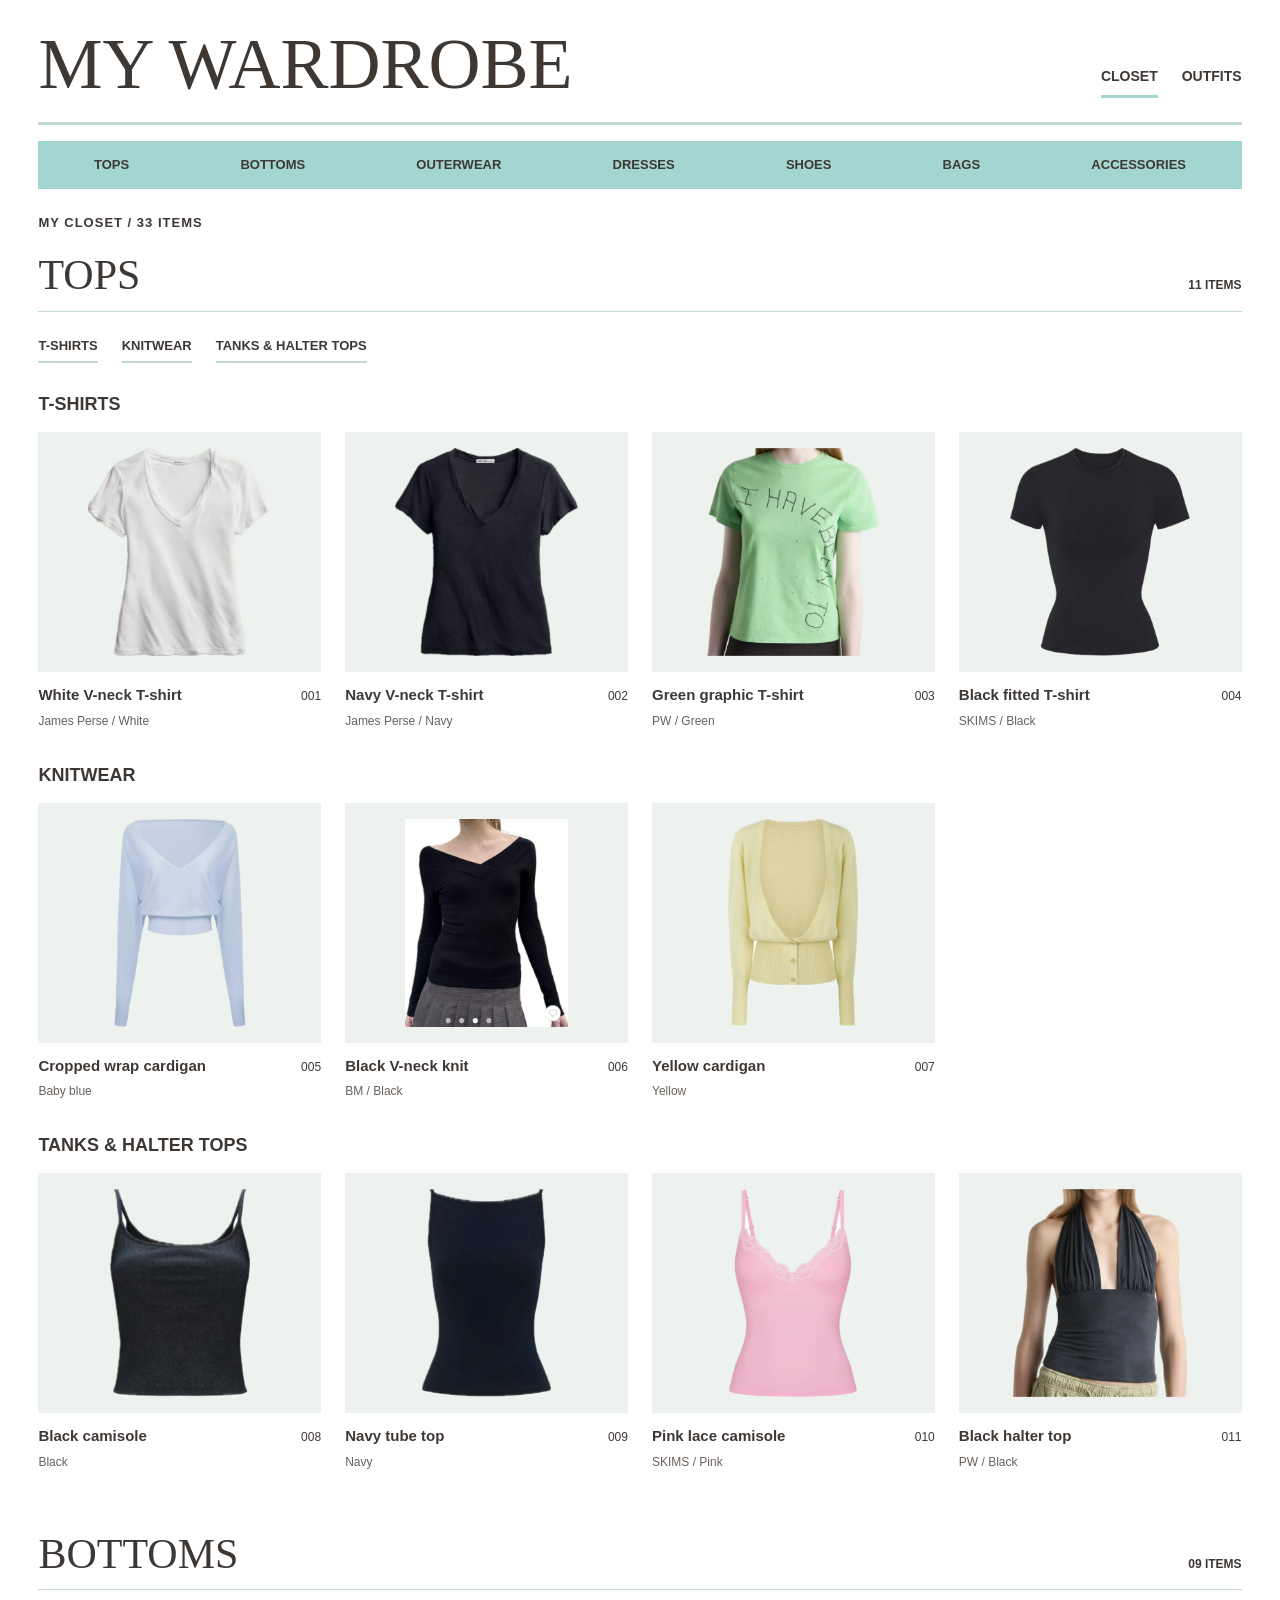
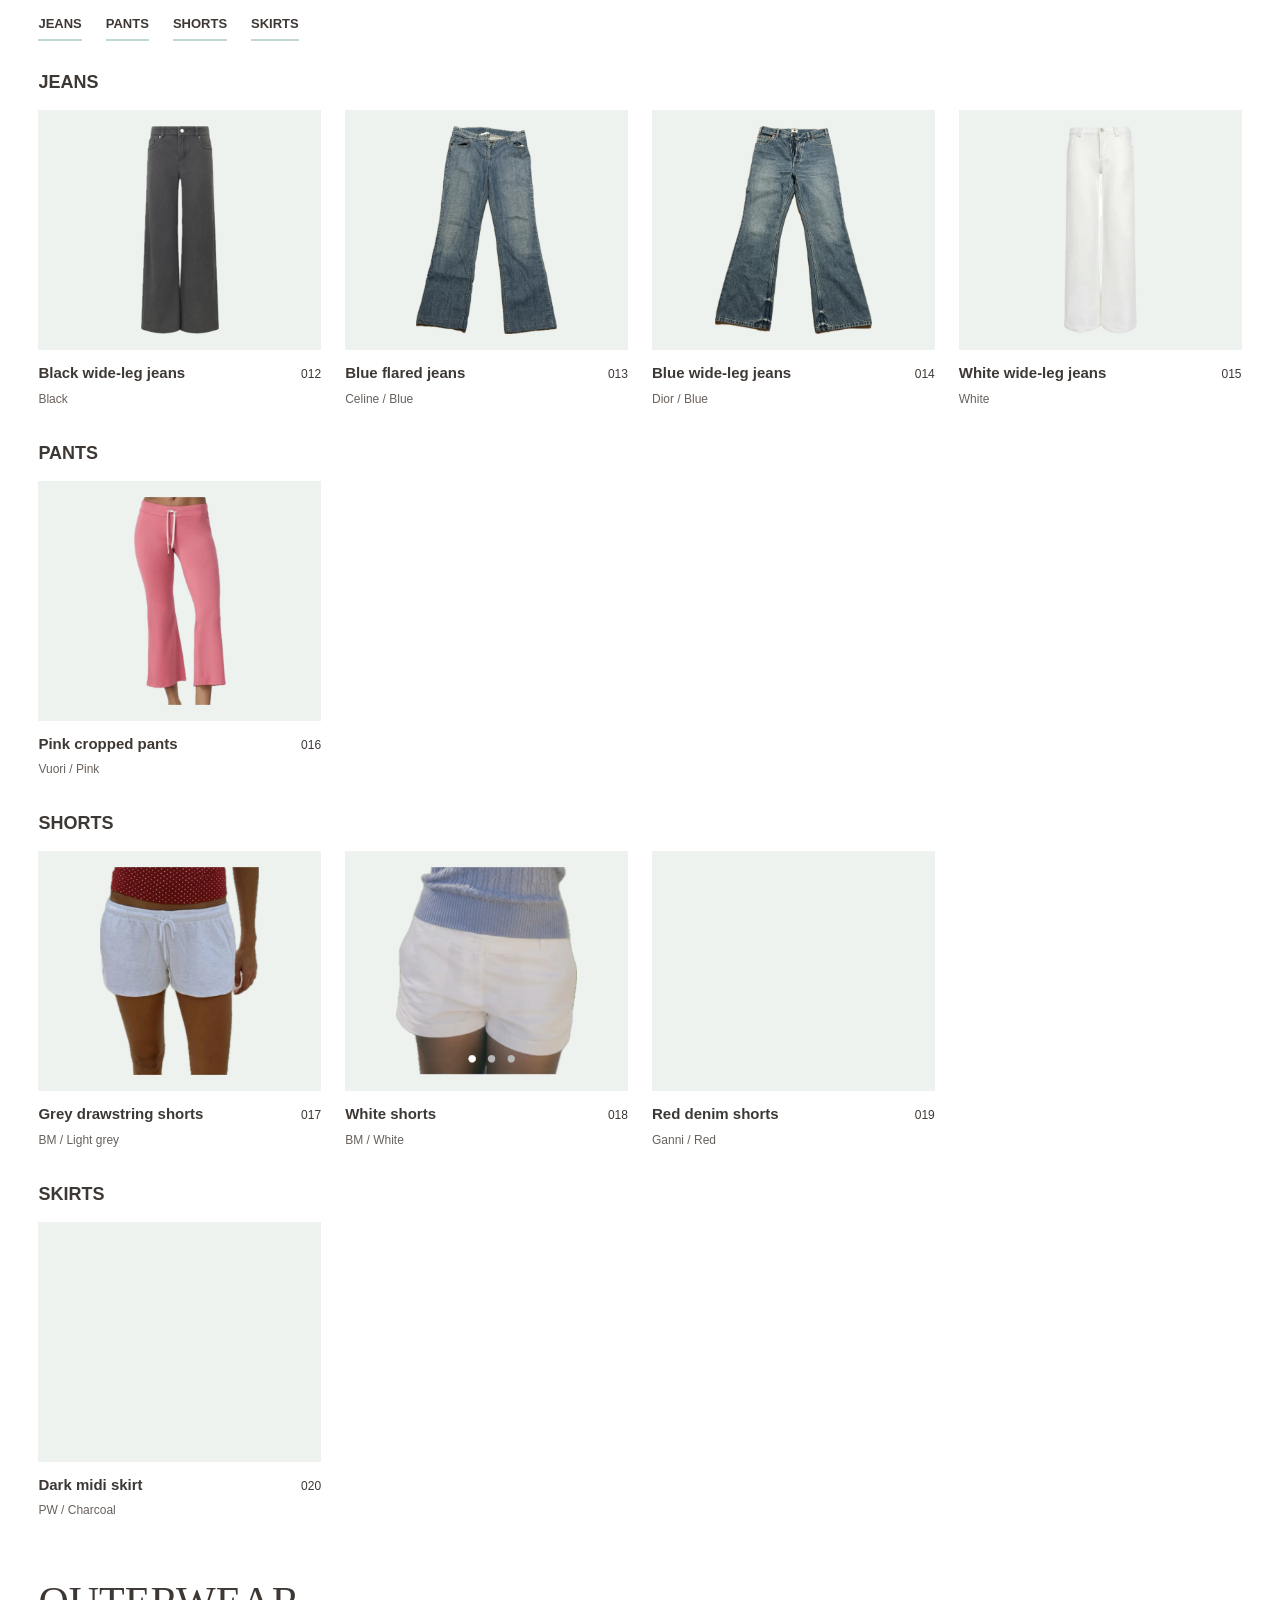
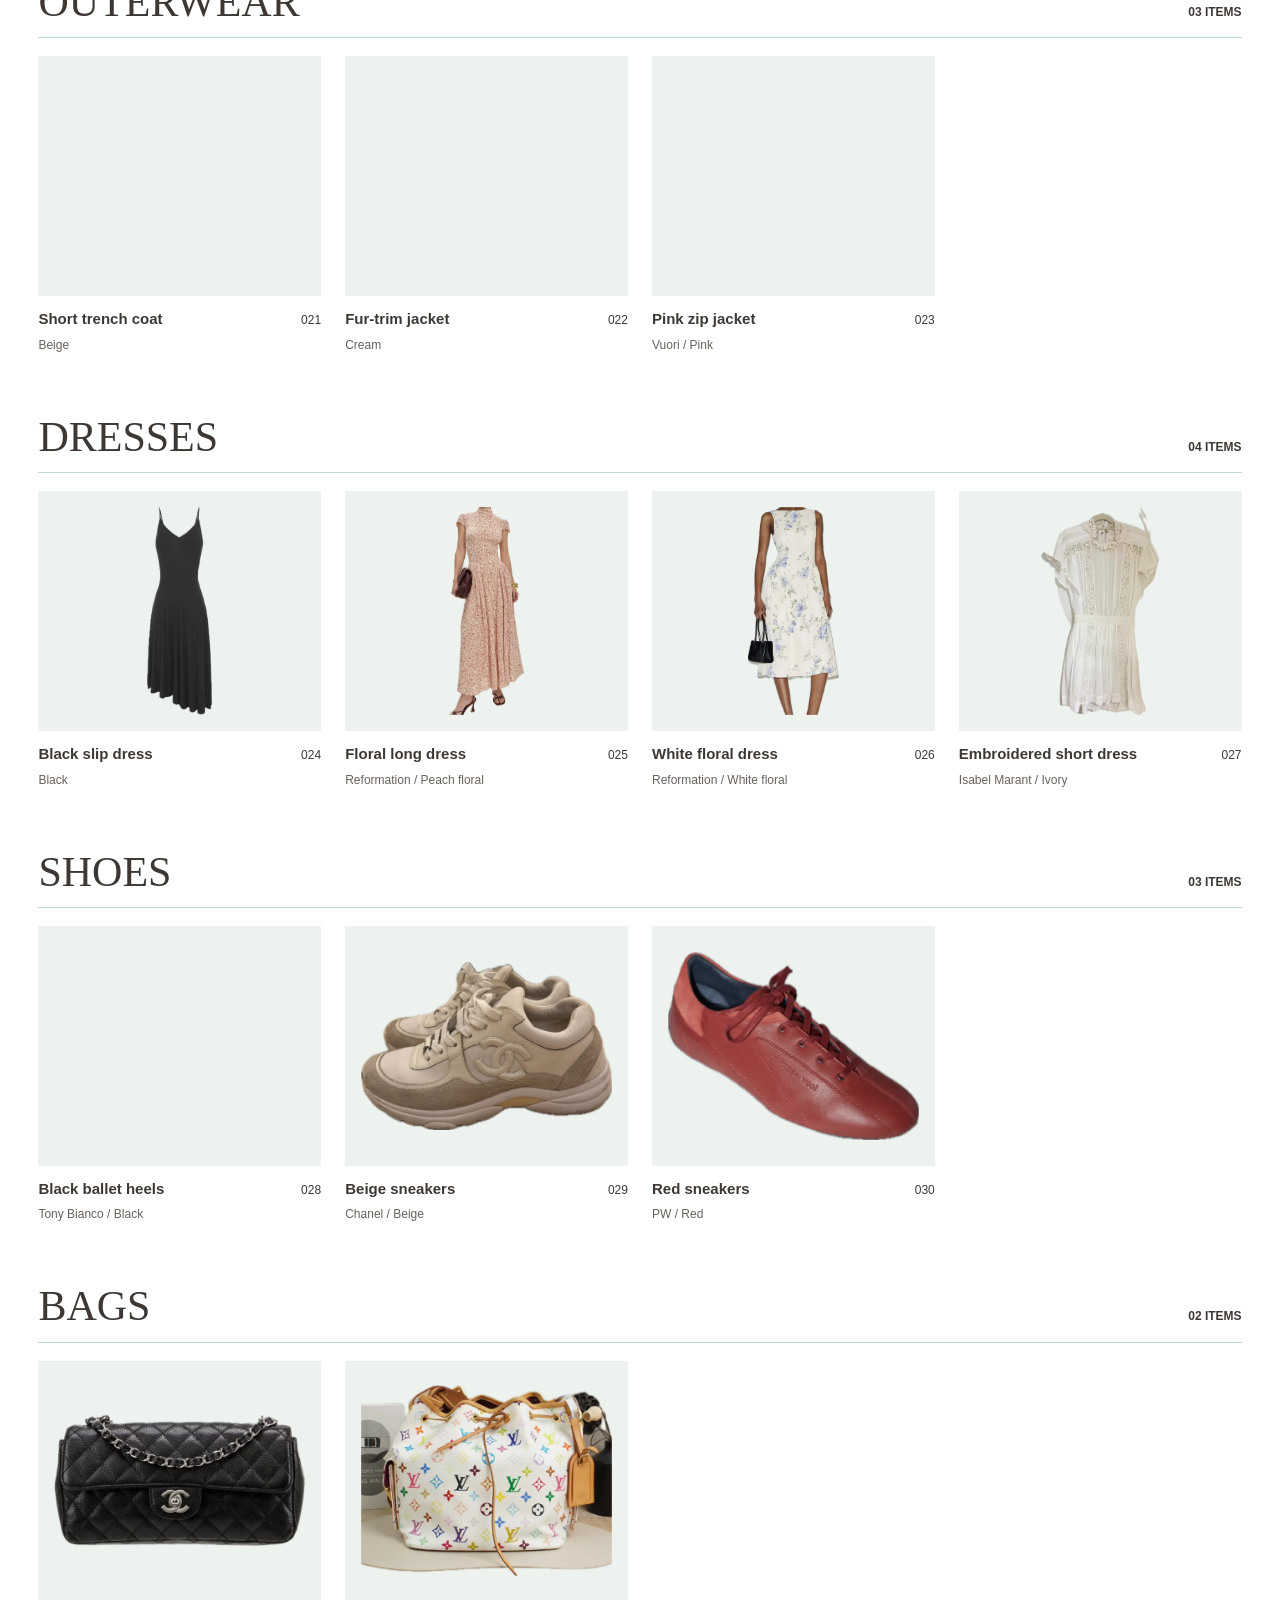
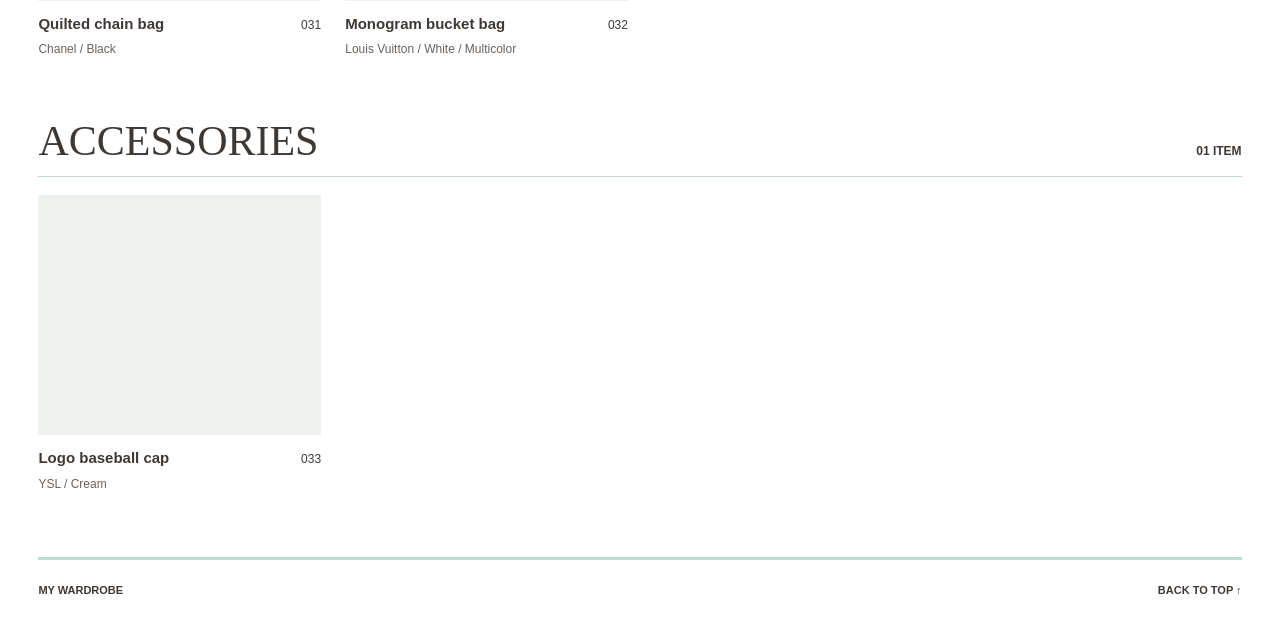
<file: MidtermProject/index.html>
<!doctype html>
<html lang="en">
<head>
  <meta charset="utf-8">
  <meta name="viewport" content="width=device-width, initial-scale=1">
  <title>My Closet | My Wardrobe</title>
  <link rel="stylesheet" href="css/style.css">
</head>
<body id="top">
  <a class="skip-link" href="#main">Skip to content</a>
  <header class="site-header">
    <a class="site-name" href="index.html">MY WARDROBE</a>
    <nav class="main-nav" aria-label="Main navigation"><ul>
      <li><a href="index.html" aria-current="page">CLOSET</a></li>
      <li><a href="outfits.html" >OUTFITS</a></li>
    </ul></nav>
  </header>
  <nav class="category-nav" aria-label="Clothing categories"><ul>
    <li><a href="#tops">TOPS</a></li>
    <li><a href="#bottoms">BOTTOMS</a></li>
    <li><a href="#outerwear">OUTERWEAR</a></li>
    <li><a href="#dresses">DRESSES</a></li>
    <li><a href="#shoes">SHOES</a></li>
    <li><a href="#bags">BAGS</a></li>
    <li><a href="#accessories">ACCESSORIES</a></li>
  </ul></nav>
  <main id="main">
    <h1 class="page-title">MY CLOSET / 33 ITEMS</h1>
    <section class="category-section" id="tops">
      <header class="section-heading"><h2>TOPS</h2><p>11 ITEMS</p></header>
      <nav class="subcategory-nav" aria-label="Tops subcategories"><ul><li><a href="#tops-t-shirts">T-SHIRTS</a></li><li><a href="#tops-knitwear">KNITWEAR</a></li><li><a href="#tops-tanks-halter">TANKS &amp; HALTER TOPS</a></li></ul></nav>
      <section class="subcategory-section" id="tops-t-shirts"><h3>T-SHIRTS</h3>
        <div class="clothing-grid closet-grid">
          <article class="clothing-card" id="item-top_tshirt_jamesperse_white">
            <figure>
              <img class="clothing-photo" src="img/top_tshirt_jamesperse_white.webp" alt="White V-neck T-shirt" loading="eager" decoding="async">
              <figcaption>
                <div class="item-heading"><h4>White V-neck T-shirt</h4><span class="item-number">001</span></div>
                <p class="item-details">James Perse / White</p>
              </figcaption>
            </figure>
          </article>
          <article class="clothing-card" id="item-top_tshirt_jamesperse_navy">
            <figure>
              <img class="clothing-photo" src="img/top_tshirt_jamesperse_navy.webp" alt="Navy V-neck T-shirt" loading="eager" decoding="async">
              <figcaption>
                <div class="item-heading"><h4>Navy V-neck T-shirt</h4><span class="item-number">002</span></div>
                <p class="item-details">James Perse / Navy</p>
              </figcaption>
            </figure>
          </article>
          <article class="clothing-card" id="item-top_tshirt_pw_green">
            <figure>
              <img class="clothing-photo" src="img/top_tshirt_pw_green.webp" alt="Green graphic T-shirt" loading="eager" decoding="async">
              <figcaption>
                <div class="item-heading"><h4>Green graphic T-shirt</h4><span class="item-number">003</span></div>
                <p class="item-details">PW / Green</p>
              </figcaption>
            </figure>
          </article>
          <article class="clothing-card" id="item-top_tshirt_skims_black">
            <figure>
              <img class="clothing-photo" src="img/top_tshirt_skims_black.webp" alt="Black fitted T-shirt" loading="eager" decoding="async">
              <figcaption>
                <div class="item-heading"><h4>Black fitted T-shirt</h4><span class="item-number">004</span></div>
                <p class="item-details">SKIMS / Black</p>
              </figcaption>
            </figure>
          </article>
        </div>
      </section>
      <section class="subcategory-section" id="tops-knitwear"><h3>KNITWEAR</h3>
        <div class="clothing-grid closet-grid">
          <article class="clothing-card" id="item-top_knitwear_babyblue">
            <figure>
              <img class="clothing-photo" src="img/top_knitwear_babyblue.webp" alt="Cropped wrap cardigan" loading="lazy" decoding="async">
              <figcaption>
                <div class="item-heading"><h4>Cropped wrap cardigan</h4><span class="item-number">005</span></div>
                <p class="item-details">Baby blue</p>
              </figcaption>
            </figure>
          </article>
          <article class="clothing-card" id="item-top_knitwear_bm_black">
            <figure>
              <img class="clothing-photo" src="img/top_knitwear_bm_black.webp" alt="Black V-neck knit" loading="lazy" decoding="async">
              <figcaption>
                <div class="item-heading"><h4>Black V-neck knit</h4><span class="item-number">006</span></div>
                <p class="item-details">BM / Black</p>
              </figcaption>
            </figure>
          </article>
          <article class="clothing-card" id="item-top_knitwear_yellow">
            <figure>
              <img class="clothing-photo" src="img/top_knitwear_yellow.webp" alt="Yellow cardigan" loading="lazy" decoding="async">
              <figcaption>
                <div class="item-heading"><h4>Yellow cardigan</h4><span class="item-number">007</span></div>
                <p class="item-details">Yellow</p>
              </figcaption>
            </figure>
          </article>
        </div>
      </section>
      <section class="subcategory-section" id="tops-tanks-halter"><h3>TANKS &amp; HALTER TOPS</h3>
        <div class="clothing-grid closet-grid">
          <article class="clothing-card" id="item-top_tank_black">
            <figure>
              <img class="clothing-photo" src="img/top_tank_black.webp" alt="Black camisole" loading="lazy" decoding="async">
              <figcaption>
                <div class="item-heading"><h4>Black camisole</h4><span class="item-number">008</span></div>
                <p class="item-details">Black</p>
              </figcaption>
            </figure>
          </article>
          <article class="clothing-card" id="item-top_tank_navy">
            <figure>
              <img class="clothing-photo" src="img/top_tank_navy.webp" alt="Navy tube top" loading="lazy" decoding="async">
              <figcaption>
                <div class="item-heading"><h4>Navy tube top</h4><span class="item-number">009</span></div>
                <p class="item-details">Navy</p>
              </figcaption>
            </figure>
          </article>
          <article class="clothing-card" id="item-top_tank_skims">
            <figure>
              <img class="clothing-photo" src="img/top_tank_skims.webp" alt="Pink lace camisole" loading="lazy" decoding="async">
              <figcaption>
                <div class="item-heading"><h4>Pink lace camisole</h4><span class="item-number">010</span></div>
                <p class="item-details">SKIMS / Pink</p>
              </figcaption>
            </figure>
          </article>
          <article class="clothing-card" id="item-top_halter_pw">
            <figure>
              <img class="clothing-photo" src="img/top_halter_pw.webp" alt="Black halter top" loading="lazy" decoding="async">
              <figcaption>
                <div class="item-heading"><h4>Black halter top</h4><span class="item-number">011</span></div>
                <p class="item-details">PW / Black</p>
              </figcaption>
            </figure>
          </article>
        </div>
      </section>
    </section>
    <section class="category-section" id="bottoms">
      <header class="section-heading"><h2>BOTTOMS</h2><p>09 ITEMS</p></header>
      <nav class="subcategory-nav" aria-label="Bottoms subcategories"><ul><li><a href="#bottoms-jeans">JEANS</a></li><li><a href="#bottoms-pants">PANTS</a></li><li><a href="#bottoms-shorts">SHORTS</a></li><li><a href="#bottoms-skirts">SKIRTS</a></li></ul></nav>
      <section class="subcategory-section" id="bottoms-jeans"><h3>JEANS</h3>
        <div class="clothing-grid closet-grid">
          <article class="clothing-card" id="item-bottom_jeans_black">
            <figure>
              <img class="clothing-photo" src="img/bottom_jeans_black.webp" alt="Black wide-leg jeans" loading="lazy" decoding="async">
              <figcaption>
                <div class="item-heading"><h4>Black wide-leg jeans</h4><span class="item-number">012</span></div>
                <p class="item-details">Black</p>
              </figcaption>
            </figure>
          </article>
          <article class="clothing-card" id="item-bottom_jeans_celine">
            <figure>
              <img class="clothing-photo" src="img/bottom_jeans_celine.webp" alt="Blue flared jeans" loading="lazy" decoding="async">
              <figcaption>
                <div class="item-heading"><h4>Blue flared jeans</h4><span class="item-number">013</span></div>
                <p class="item-details">Celine / Blue</p>
              </figcaption>
            </figure>
          </article>
          <article class="clothing-card" id="item-bottom_jeans_dior">
            <figure>
              <img class="clothing-photo" src="img/bottom_jeans_dior.webp" alt="Blue wide-leg jeans" loading="lazy" decoding="async">
              <figcaption>
                <div class="item-heading"><h4>Blue wide-leg jeans</h4><span class="item-number">014</span></div>
                <p class="item-details">Dior / Blue</p>
              </figcaption>
            </figure>
          </article>
          <article class="clothing-card" id="item-bottom_jeans_white">
            <figure>
              <img class="clothing-photo" src="img/bottom_jeans_white.webp" alt="White wide-leg jeans" loading="lazy" decoding="async">
              <figcaption>
                <div class="item-heading"><h4>White wide-leg jeans</h4><span class="item-number">015</span></div>
                <p class="item-details">White</p>
              </figcaption>
            </figure>
          </article>
        </div>
      </section>
      <section class="subcategory-section" id="bottoms-pants"><h3>PANTS</h3>
        <div class="clothing-grid closet-grid">
          <article class="clothing-card" id="item-bottom_pants_vuori">
            <figure>
              <img class="clothing-photo" src="img/bottom_pants_vuori.webp" alt="Pink cropped pants" loading="lazy" decoding="async">
              <figcaption>
                <div class="item-heading"><h4>Pink cropped pants</h4><span class="item-number">016</span></div>
                <p class="item-details">Vuori / Pink</p>
              </figcaption>
            </figure>
          </article>
        </div>
      </section>
      <section class="subcategory-section" id="bottoms-shorts"><h3>SHORTS</h3>
        <div class="clothing-grid closet-grid">
          <article class="clothing-card" id="item-bottom_shorts_bm_grey">
            <figure>
              <img class="clothing-photo" src="img/bottom_shorts_bm_grey.webp" alt="Grey drawstring shorts" loading="lazy" decoding="async">
              <figcaption>
                <div class="item-heading"><h4>Grey drawstring shorts</h4><span class="item-number">017</span></div>
                <p class="item-details">BM / Light grey</p>
              </figcaption>
            </figure>
          </article>
          <article class="clothing-card" id="item-bottom_shorts_bm_white">
            <figure>
              <img class="clothing-photo" src="img/bottom_shorts_bm_white.webp" alt="White shorts" loading="lazy" decoding="async">
              <figcaption>
                <div class="item-heading"><h4>White shorts</h4><span class="item-number">018</span></div>
                <p class="item-details">BM / White</p>
              </figcaption>
            </figure>
          </article>
          <article class="clothing-card" id="item-bottom_shorts_ganni">
            <figure>
              <img class="clothing-photo" src="img/bottom_shorts_ganni.webp" alt="Red denim shorts" loading="lazy" decoding="async">
              <figcaption>
                <div class="item-heading"><h4>Red denim shorts</h4><span class="item-number">019</span></div>
                <p class="item-details">Ganni / Red</p>
              </figcaption>
            </figure>
          </article>
        </div>
      </section>
      <section class="subcategory-section" id="bottoms-skirts"><h3>SKIRTS</h3>
        <div class="clothing-grid closet-grid">
          <article class="clothing-card" id="item-bottom_skirt_pw">
            <figure>
              <img class="clothing-photo" src="img/bottom_skirt_pw.webp" alt="Dark midi skirt" loading="lazy" decoding="async">
              <figcaption>
                <div class="item-heading"><h4>Dark midi skirt</h4><span class="item-number">020</span></div>
                <p class="item-details">PW / Charcoal</p>
              </figcaption>
            </figure>
          </article>
        </div>
      </section>
    </section>
    <section class="category-section" id="outerwear">
      <header class="section-heading"><h2>OUTERWEAR</h2><p>03 ITEMS</p></header>
      <div class="clothing-grid closet-grid">
          <article class="clothing-card" id="item-outerwear_coat_trench">
            <figure>
              <img class="clothing-photo" src="img/outerwear_coat_trench.webp" alt="Short trench coat" loading="lazy" decoding="async">
              <figcaption>
                <div class="item-heading"><h3>Short trench coat</h3><span class="item-number">021</span></div>
                <p class="item-details">Beige</p>
              </figcaption>
            </figure>
          </article>
          <article class="clothing-card" id="item-outerwear_jacket_fur">
            <figure>
              <img class="clothing-photo" src="img/outerwear_jacket_fur.webp" alt="Fur-trim jacket" loading="lazy" decoding="async">
              <figcaption>
                <div class="item-heading"><h3>Fur-trim jacket</h3><span class="item-number">022</span></div>
                <p class="item-details">Cream</p>
              </figcaption>
            </figure>
          </article>
          <article class="clothing-card" id="item-outerwear_jacket_vuori">
            <figure>
              <img class="clothing-photo" src="img/outerwear_jacket_vuori.webp" alt="Pink zip jacket" loading="lazy" decoding="async">
              <figcaption>
                <div class="item-heading"><h3>Pink zip jacket</h3><span class="item-number">023</span></div>
                <p class="item-details">Vuori / Pink</p>
              </figcaption>
            </figure>
          </article>
      </div>
    </section>
    <section class="category-section" id="dresses">
      <header class="section-heading"><h2>DRESSES</h2><p>04 ITEMS</p></header>
      <div class="clothing-grid closet-grid">
          <article class="clothing-card" id="item-dress_midi_black">
            <figure>
              <img class="clothing-photo" src="img/dress_midi_black.webp" alt="Black slip dress" loading="lazy" decoding="async">
              <figcaption>
                <div class="item-heading"><h3>Black slip dress</h3><span class="item-number">024</span></div>
                <p class="item-details">Black</p>
              </figcaption>
            </figure>
          </article>
          <article class="clothing-card" id="item-dress_long_reformation">
            <figure>
              <img class="clothing-photo" src="img/dress_long_reformation.webp" alt="Floral long dress" loading="lazy" decoding="async">
              <figcaption>
                <div class="item-heading"><h3>Floral long dress</h3><span class="item-number">025</span></div>
                <p class="item-details">Reformation / Peach floral</p>
              </figcaption>
            </figure>
          </article>
          <article class="clothing-card" id="item-dress_long_reformation_white">
            <figure>
              <img class="clothing-photo" src="img/dress_long_reformation_white.webp" alt="White floral dress" loading="lazy" decoding="async">
              <figcaption>
                <div class="item-heading"><h3>White floral dress</h3><span class="item-number">026</span></div>
                <p class="item-details">Reformation / White floral</p>
              </figcaption>
            </figure>
          </article>
          <article class="clothing-card" id="item-dress_short_isabelmarant">
            <figure>
              <img class="clothing-photo" src="img/dress_short_isabelmarant.webp" alt="Embroidered short dress" loading="lazy" decoding="async">
              <figcaption>
                <div class="item-heading"><h3>Embroidered short dress</h3><span class="item-number">027</span></div>
                <p class="item-details">Isabel Marant / Ivory</p>
              </figcaption>
            </figure>
          </article>
      </div>
    </section>
    <section class="category-section" id="shoes">
      <header class="section-heading"><h2>SHOES</h2><p>03 ITEMS</p></header>
      <div class="clothing-grid closet-grid">
          <article class="clothing-card" id="item-shoes_ballet_tonybianco">
            <figure>
              <img class="clothing-photo" src="img/shoes_ballet_tonybianco.webp" alt="Black ballet heels" loading="lazy" decoding="async">
              <figcaption>
                <div class="item-heading"><h3>Black ballet heels</h3><span class="item-number">028</span></div>
                <p class="item-details">Tony Bianco / Black</p>
              </figcaption>
            </figure>
          </article>
          <article class="clothing-card" id="item-shoes_sneakers_chanel">
            <figure>
              <img class="clothing-photo" src="img/shoes_sneakers_chanel.webp" alt="Beige sneakers" loading="lazy" decoding="async">
              <figcaption>
                <div class="item-heading"><h3>Beige sneakers</h3><span class="item-number">029</span></div>
                <p class="item-details">Chanel / Beige</p>
              </figcaption>
            </figure>
          </article>
          <article class="clothing-card" id="item-shoes_sneakers_pw">
            <figure>
              <img class="clothing-photo" src="img/shoes_sneakers_pw.webp" alt="Red sneakers" loading="lazy" decoding="async">
              <figcaption>
                <div class="item-heading"><h3>Red sneakers</h3><span class="item-number">030</span></div>
                <p class="item-details">PW / Red</p>
              </figcaption>
            </figure>
          </article>
      </div>
    </section>
    <section class="category-section" id="bags">
      <header class="section-heading"><h2>BAGS</h2><p>02 ITEMS</p></header>
      <div class="clothing-grid closet-grid">
          <article class="clothing-card" id="item-bag_chanel">
            <figure>
              <img class="clothing-photo" src="img/bag_chanel.webp" alt="Quilted chain bag" loading="lazy" decoding="async">
              <figcaption>
                <div class="item-heading"><h3>Quilted chain bag</h3><span class="item-number">031</span></div>
                <p class="item-details">Chanel / Black</p>
              </figcaption>
            </figure>
          </article>
          <article class="clothing-card" id="item-bag_lv">
            <figure>
              <img class="clothing-photo" src="img/bag_lv.webp" alt="Monogram bucket bag" loading="lazy" decoding="async">
              <figcaption>
                <div class="item-heading"><h3>Monogram bucket bag</h3><span class="item-number">032</span></div>
                <p class="item-details">Louis Vuitton / White / Multicolor</p>
              </figcaption>
            </figure>
          </article>
      </div>
    </section>
    <section class="category-section" id="accessories">
      <header class="section-heading"><h2>ACCESSORIES</h2><p>01 ITEM</p></header>
      <div class="clothing-grid closet-grid">
          <article class="clothing-card" id="item-accessories_hat_ysl">
            <figure>
              <img class="clothing-photo" src="img/accessories_hat_ysl.webp" alt="Logo baseball cap" loading="lazy" decoding="async">
              <figcaption>
                <div class="item-heading"><h3>Logo baseball cap</h3><span class="item-number">033</span></div>
                <p class="item-details">YSL / Cream</p>
              </figcaption>
            </figure>
          </article>
      </div>
    </section>
  </main>
  <footer class="site-footer"><p>MY WARDROBE</p><a href="#top">BACK TO TOP ↑</a></footer>
</body>
</html>
</file>
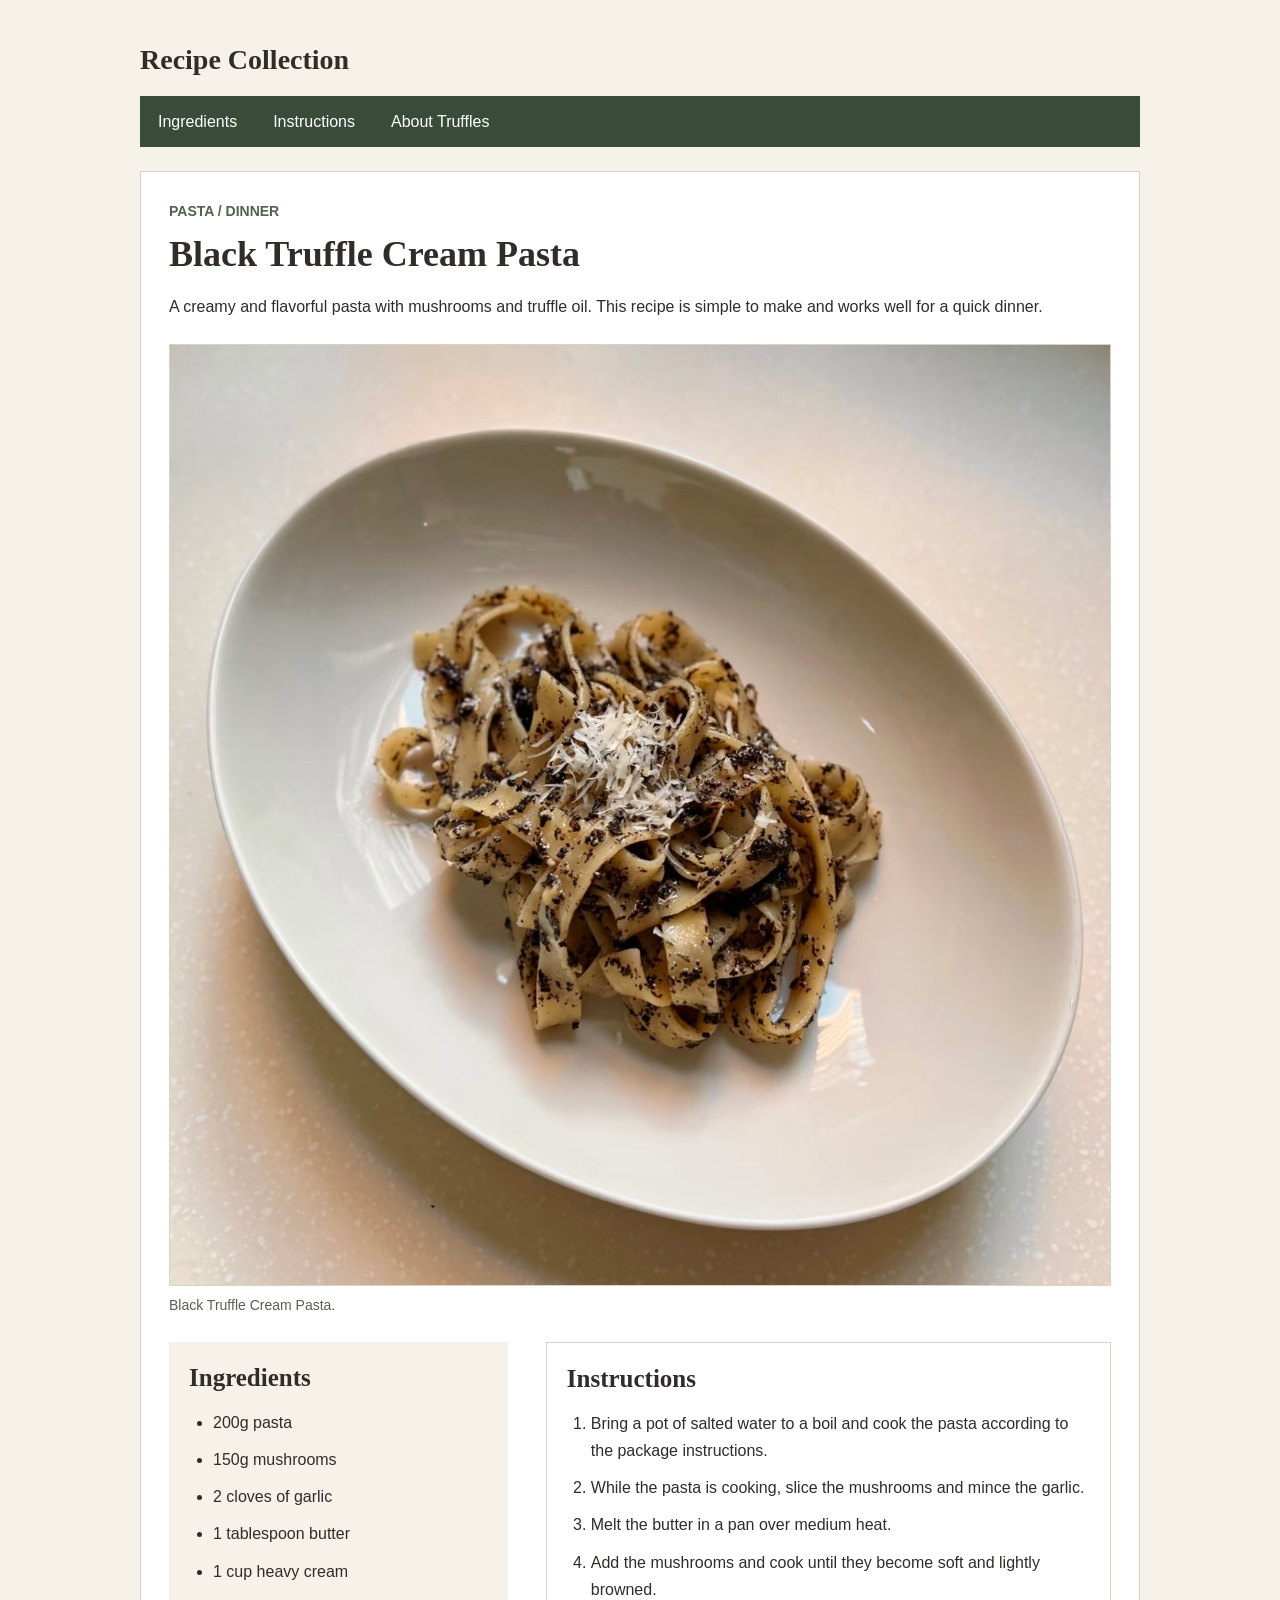
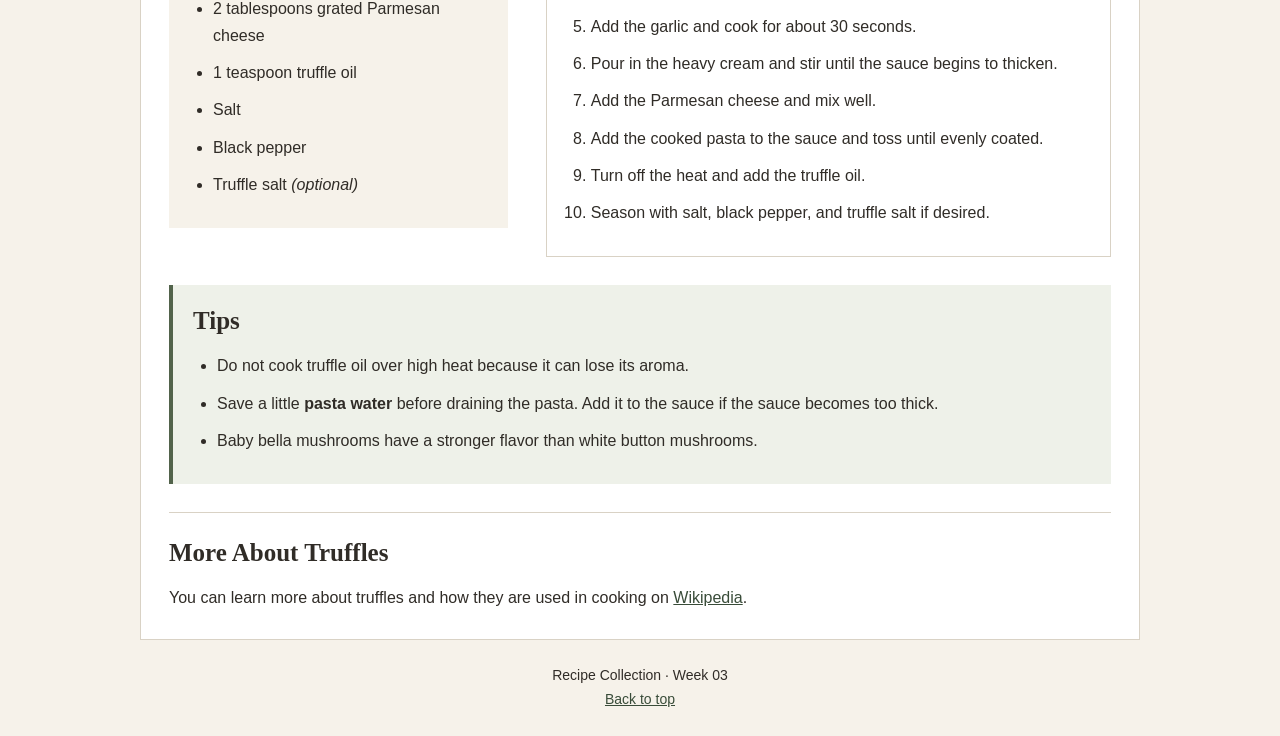
<file: week_3/HW/index.html>
<!doctype html>
<html lang="en">
  <head>
    <meta charset="utf-8" />
    <meta name="viewport" content="width=device-width, initial-scale=1" />
    <meta name="description" content="A creamy pasta recipe with mushrooms, Parmesan cheese and truffle oil." />
    <title>Black Truffle Cream Pasta | Recipe Collection</title>
    <!-- External stylesheet,Box Model example. -->
    <link rel="stylesheet" href="./css/styles.css" />
  </head>
  <body id="top">
    <header class="site-header">
      <p class="site-name">Recipe Collection</p>
      <nav aria-label="Recipe navigation">
        <ul>
          <li><a href="#ingredients">Ingredients</a></li>
          <li><a href="#instructions">Instructions</a></li>
          <li><a href="#about">About Truffles</a></li>
        </ul>
      </nav>
    </header>

    <main>
      <!-- An article contains one complete recipe. -->
      <article>
        <header class="recipe-header">
          <p class="category">Pasta / Dinner</p>
          <h1>Black Truffle Cream Pasta</h1>
          <p>A creamy and flavorful pasta with mushrooms and truffle oil. This recipe is simple to make and works well for a quick dinner.</p>
        </header>

        <figure>
          <img src="./img/pasta.jpg" alt="Black truffle cream pasta with mushrooms and Parmesan cheese" width="960" height="360" />
          <figcaption>Black Truffle Cream Pasta.</figcaption>
        </figure>

        <!-- each section has its own heading. -->
        <div class="recipe-columns">
          <section id="ingredients" class="recipe-column">
            <h2>Ingredients</h2>
            <!--unordered list. -->
            <ul>
              <li>200g pasta</li>
              <li>150g mushrooms</li>
              <li>2 cloves of garlic</li>
              <li>1 tablespoon butter</li>
              <li>1 cup heavy cream</li>
              <li>2 tablespoons grated Parmesan cheese</li>
              <li>1 teaspoon truffle oil</li>
              <li>Salt</li>
              <li>Black pepper</li>
              <li>Truffle salt <em>(optional)</em></li>
            </ul>
          </section>

          <section id="instructions" class="recipe-column">
            <h2>Instructions</h2>
            <!--ordered list. -->
            <ol>
              <li>Bring a pot of salted water to a boil and cook the pasta according to the package instructions.</li>
              <li>While the pasta is cooking, slice the mushrooms and mince the garlic.</li>
              <li>Melt the butter in a pan over medium heat.</li>
              <li>Add the mushrooms and cook until they become soft and lightly browned.</li>
              <li>Add the garlic and cook for about 30 seconds.</li>
              <li>Pour in the heavy cream and stir until the sauce begins to thicken.</li>
              <li>Add the Parmesan cheese and mix well.</li>
              <li>Add the cooked pasta to the sauce and toss until evenly coated.</li>
              <li>Turn off the heat and add the truffle oil.</li>
              <li>Season with salt, black pepper, and truffle salt if desired.</li>
            </ol>
          </section>
        </div>

        <aside class="tips">
          <h2>Tips</h2>
          <ul>
            <li>Do not cook truffle oil over high heat because it can lose its aroma.</li>
            <li>Save a little <strong>pasta water</strong> before draining the pasta. Add it to the sauce if the sauce becomes too thick.</li>
            <li>Baby bella mushrooms have a stronger flavor than white button mushrooms.</li>
          </ul>
        </aside>

        <section id="about">
          <h2>More About Truffles</h2>
          <p>You can learn more about truffles and how they are used in cooking on <a href="https://en.wikipedia.org/wiki/Truffle">Wikipedia</a>.</p>
        </section>
      </article>
    </main>

    <footer>
      <p>Recipe Collection · Week 03</p>
      <p><a href="#top">Back to top</a></p>
    </footer>
  </body>
</html>
</file>
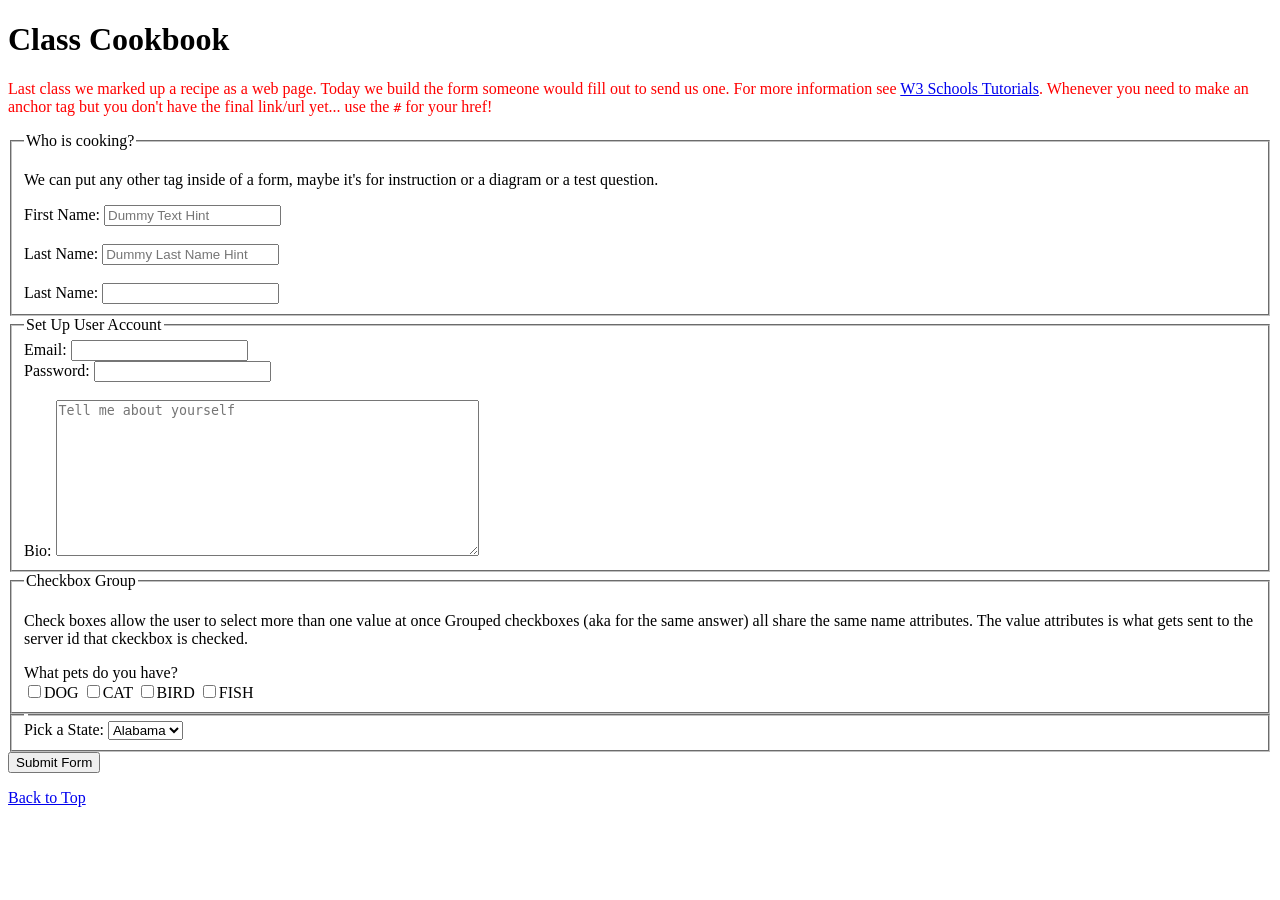
<file: week_2/ClassNotes/StarterFiles/index.html>
<!doctype html>
<html lang="en">
  <head>
    <meta charset="utf-8" />
    <meta name="viewport" content="width=device-width, initial-scale=1" />
    <title>Class Cookbook — Submit a Recipe</title>
    <style>
      #top {
        color: red;
      }
    </style>
  </head>
  <body>
    <!-- Command + / to comment in whatever language you are currently writing -->

    <h1>Class Cookbook</h1>
    <p id="top">
      Last class we marked up a recipe as a web page. Today we build the form
      someone would fill out to send us one. For more information see
      <a href="https://www.w3schools.com/html/html_forms.asp" target="_blank"
        >W3 Schools Tutorials</a
      >. Whenever you need to make an anchor tag but you don't have the final
      link/url yet... use the <code>#</code> for your href!
    </p>

    <!-- ============================================================
         THE FORM GOES HERE.

         We build it together, one fieldset at a time:

           1. Who is cooking?   text, email, password
           2. The recipe        text, number, range, select
           3. How hard is it?   radio    (one answer only)
           4. Dietary tags      checkbox (several answers)
           5. The actual food   textarea
           6. Extras            file, url, date, color
           7. Buttons           submit, reset

         Start with the <form> tag itself and its attributes, then add
         one fieldset at a time. Do not skip ahead -- the point is to
         watch what each input type does in the browser as we add it.
         ============================================================ -->
         <!--The form tag itself isn't visible in the page. 
         It wraps form elements and bakes in some browser defalt behavior.
         You can hit enter key to submit a small form,clicking any button inside the form will submit the form-->
        
        <!--GET to retrieve data, POST to write to a DB or send data to a restful API endpoint
        PUT edit/update an existing entry in the db, DELETE deletes a record from the DB-->

        <!--action is another optional attribute, it's usually the endpoint or script to digest the form data-->
         <form name="contactUs" target="_self" method="GET">
          <!--This is an old school tag but its nice for grouping form data without CSS-->
          <fieldset>
            <!--legend is the title of the form group/fieldset-->
            <legend>Who is cooking?</legend>
            <p>
              We can put any other tag inside of a form, maybe it's for instruction or a diagram or a test question.
            </p>

            <label for="firstName">First Name:</label>
            <input type="text" id="firstName" name="firstName" required placeholder="Dummy Text Hint"/>

            <br/>
            <br/>

            <label for="lastName">Last Name:</label>
            <input type="text" id="lastName" name="lastName" required placeholder="Dummy Last Name Hint" maxlength="15"/>

            <br/>
            <br/>
            <label for="age">Last Name:</label>
            <input
              type="age"
              id="age"
              name="age"
              min=""
              max=""
              />

          </fieldset>
          <fieldset>
            <legend>Set Up User Account</legend>
            <label for="email">Email:</label>
            <input name="email" id="email" type="email required" />
            <br/>

            <!--Password input type makes the entired text-->
            <label for="password">Password:</label>
            <input name="password" id="password" tyoe="password" required />
            <br/>
            <br/>
            <label for="userBio">Bio:</label>
            <textarea
              name="userBio"
              id="userBio"
              rows="10"
              cols="50"
              placeholder="Tell me about yourself"
              ></textarea>
          </fieldset>

          <fieldset>
            <legend>Checkbox Group</legend>
            <p>Check boxes allow the user to select more than one value at once
              Grouped checkboxes (aka for the same answer) all share the same name attributes.
              The value attributes is what gets sent to the server id that ckeckbox is checked.
            </p>
            <label for="pet">What pets do you have?</label>
            <br/>

            <!--You will sometimes see the label for individual checkboxes wrapped around the input itself-->
            <!--When you copy paste checkbox or radio group make sure you update the label(user sees)
            and the value(submitted to you)-->

            <label><input type="checkbox" name="pet" value="dog" />DOG</label>
            <label><input type="checkbox" name="pet" value="dog" />CAT</label>
            <label><input type="checkbox" name="pet" value="dog" />BIRD</label>
            <label><input type="checkbox" name="pet" value="dog" />FISH</label>
          </fieldset>

          <fieldset>
            <legend Dropdowns or Select Option></legend>
            <label for="state">Pick a State:</label>
            <!-- Slect element wraps the grouped options for the dropdown -->
            <!-- The plain text is what the user sees, the value is what gets sent to-->
            <select name="state" id="state">
              <option value="AL">Alabama</option>
              <option value="AK">Alaska</option>
              <option value="AZ">Arizona</option>
              <option value="AR">Arkansa</option>
            </select>
          </fieldset>
          <!--Any button will submit the form if its inside the form tag-->
          


          <!--This is how you use an input type as your submit button-->
          <input type="submit" value="Submit Form" type="button" />

         </form>

    <p><a href="#top">Back to Top</a></p>
  </body>
</html>
</file>
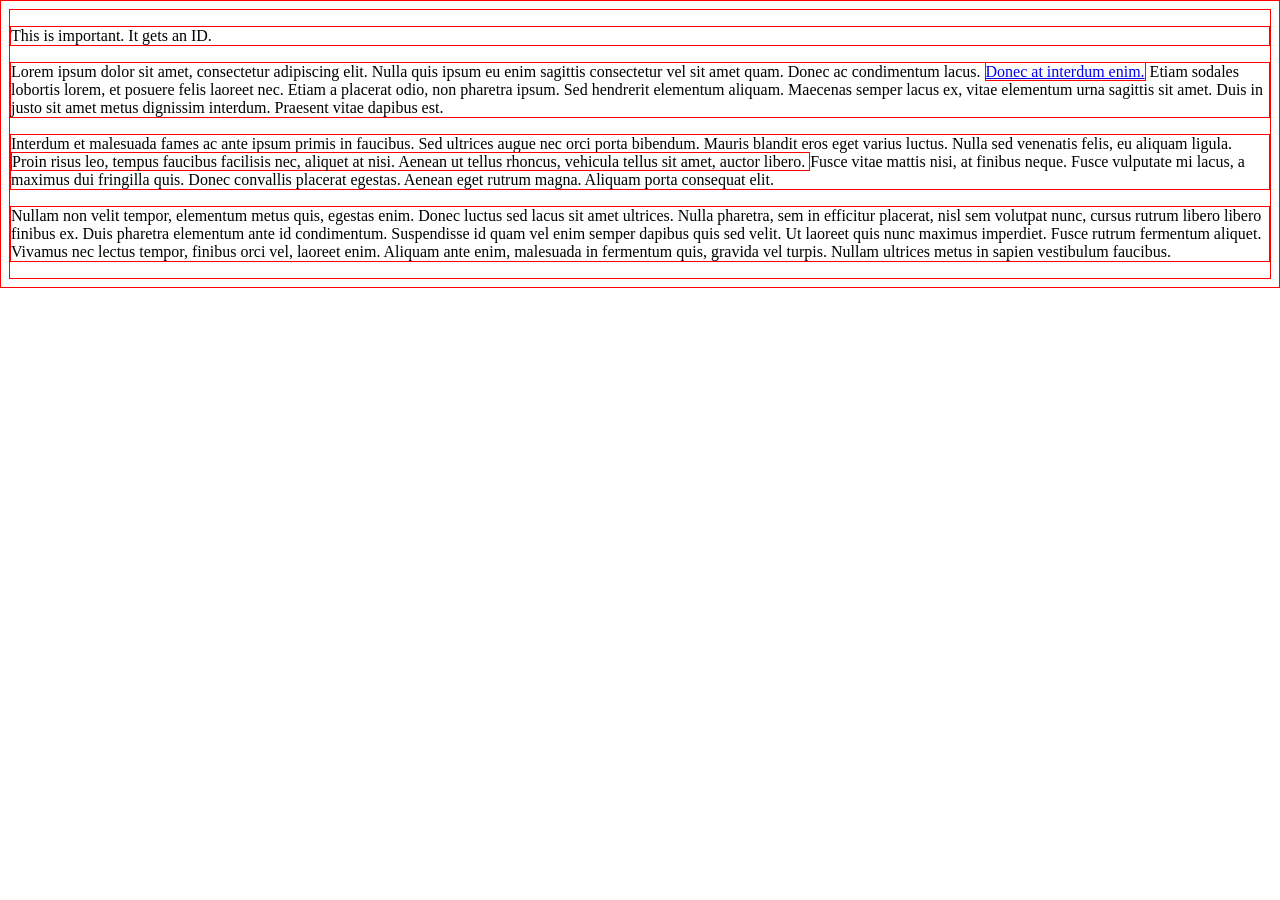
<file: week_3/Intro_CSS/StarterFiles/index.html>
<!doctype html>
<html lang="en">
  <head>
    <meta charset="utf-8" />
    <meta name="viewport" content="width=device-width, initial-scale=1" />
    <title>Intro to CSS Text and Spans</title>
    <style type="text/CSS">
      /* We write this together in class.This is an internal stylesheets*/

      /* The most generic selector possible is the univeral selector.
      Use this to apple resets or super global style to all elements on the page.*/

      *{
        border: 1px solid red;
      }
    </style>
  </head>
  <body>
    <p id="important_stuff">This is important. It gets an ID.</p>
    <p>
      Lorem ipsum dolor sit amet, consectetur adipiscing elit. Nulla quis ipsum
      eu enim sagittis consectetur vel sit amet quam. Donec ac condimentum
      lacus. <a href="#" class="silly_text">Donec at interdum enim.</a> Etiam
      sodales lobortis lorem, et posuere felis laoreet nec. Etiam a placerat
      odio, non pharetra ipsum. Sed hendrerit elementum aliquam. Maecenas semper
      lacus ex, vitae elementum urna sagittis sit amet. Duis in justo sit amet
      metus dignissim interdum. Praesent vitae dapibus est.
    </p>
    <p>
      Interdum et malesuada fames ac ante ipsum primis in faucibus. Sed ultrices
      augue nec orci porta bibendum. Mauris blandit eros eget varius luctus.
      Nulla sed venenatis felis, eu aliquam ligula.
      <span class="silly_text"
        >Proin risus leo, tempus faucibus facilisis nec, aliquet at nisi. Aenean
        ut tellus rhoncus, vehicula tellus sit amet, auctor libero. </span
      >Fusce vitae mattis nisi, at finibus neque. Fusce vulputate mi lacus, a
      maximus dui fringilla quis. Donec convallis placerat egestas. Aenean eget
      rutrum magna. Aliquam porta consequat elit.
    </p>
    <p>
      Nullam non velit tempor, elementum metus quis, egestas enim. Donec luctus
      sed lacus sit amet ultrices. Nulla pharetra, sem in efficitur placerat,
      nisl sem volutpat nunc, cursus rutrum libero libero finibus ex. Duis
      pharetra elementum ante id condimentum. Suspendisse id quam vel enim
      semper dapibus quis sed velit. Ut laoreet quis nunc maximus imperdiet.
      Fusce rutrum fermentum aliquet. Vivamus nec lectus tempor, finibus orci
      vel, laoreet enim. Aliquam ante enim, malesuada in fermentum quis, gravida
      vel turpis. Nullam ultrices metus in sapien vestibulum faucibus.
    </p>
  </body>
</html>
</file>
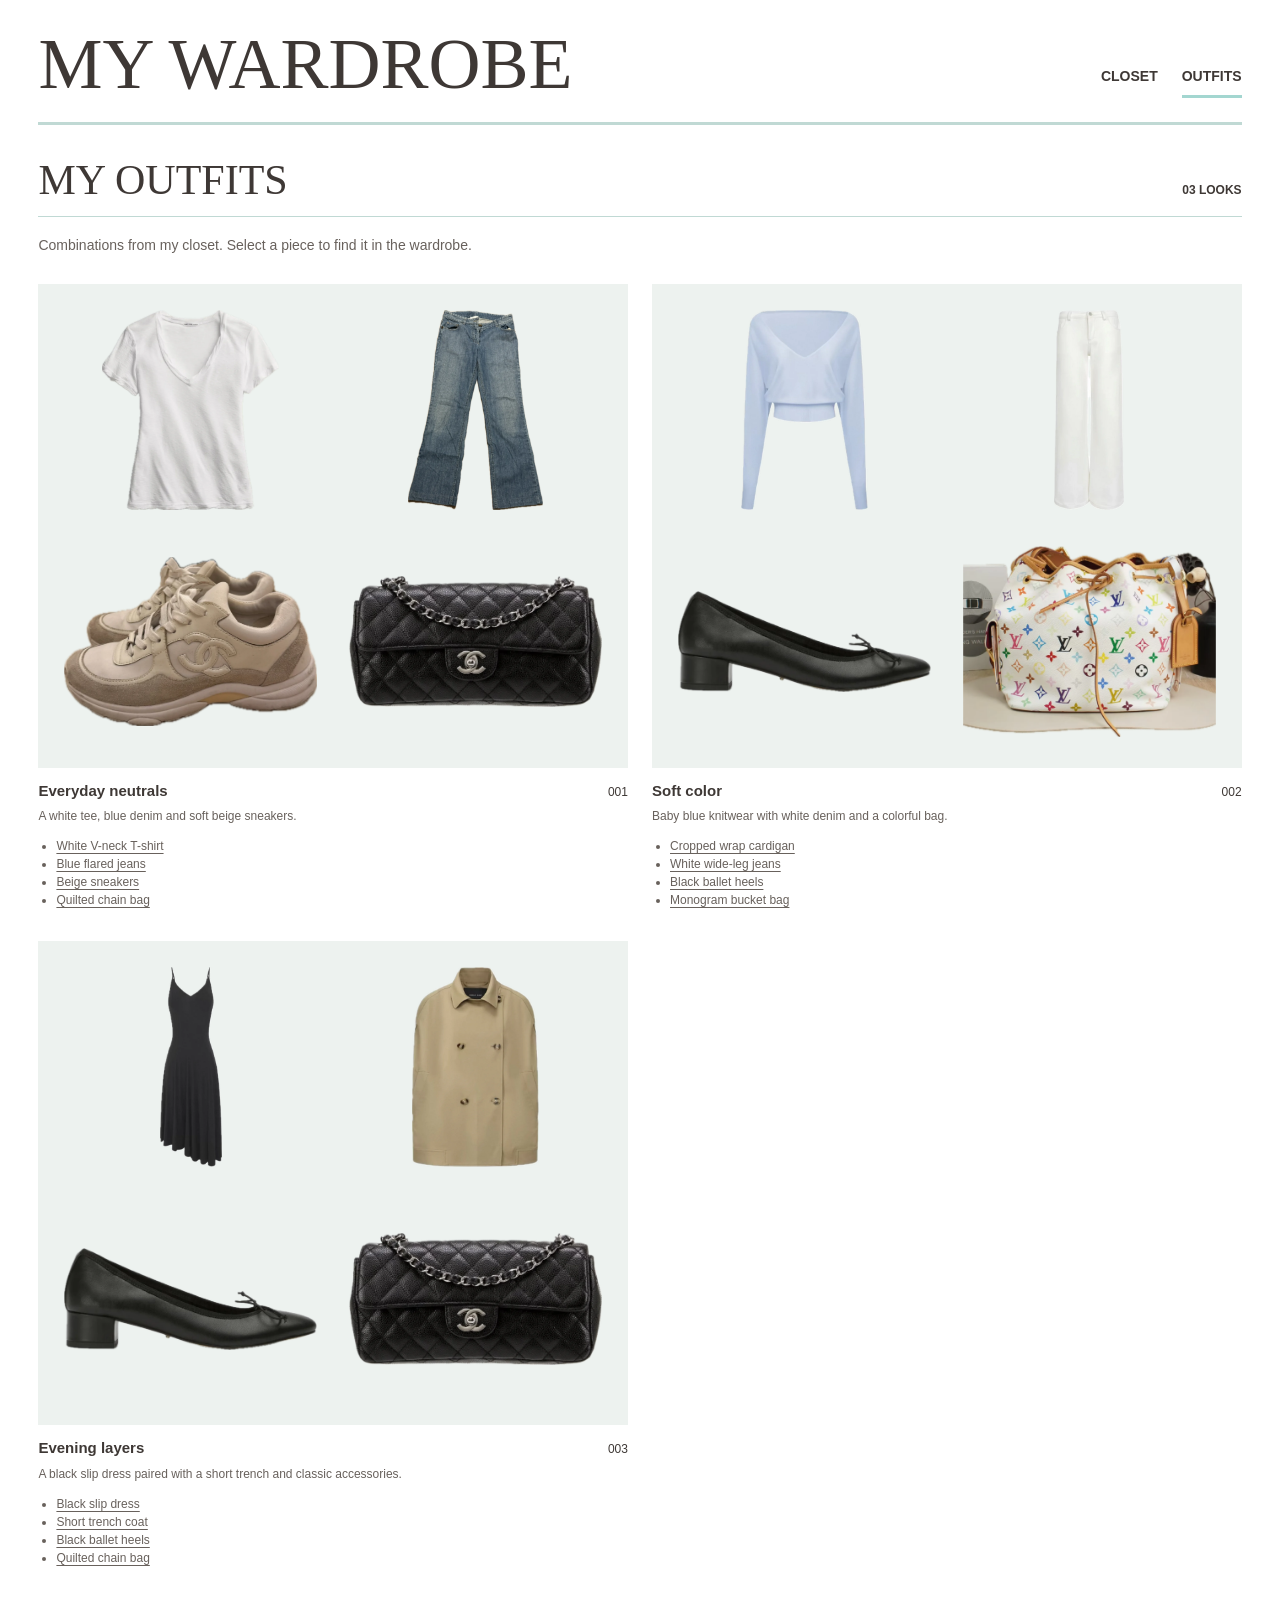
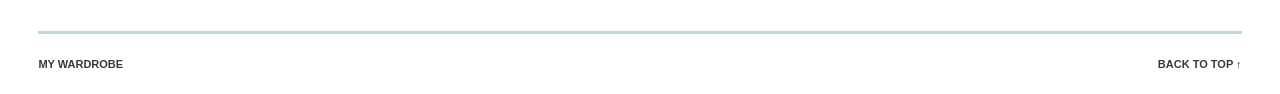
<file: MidtermProject/outfits.html>
<!doctype html>
<html lang="en">
<head>
  <meta charset="utf-8">
  <meta name="viewport" content="width=device-width, initial-scale=1">
  <title>My Outfits | My Wardrobe</title>
  <link rel="stylesheet" href="css/style.css">
</head>
<body id="top">
  <a class="skip-link" href="#main">Skip to content</a>
  <header class="site-header">
    <a class="site-name" href="index.html">MY WARDROBE</a>
    <nav class="main-nav" aria-label="Main navigation"><ul>
      <li><a href="index.html" >CLOSET</a></li>
      <li><a href="outfits.html" aria-current="page">OUTFITS</a></li>
    </ul></nav>
  </header>
  <main id="main">
    <header class="page-heading"><h1>MY OUTFITS</h1><p>03 LOOKS</p></header>
    <p class="outfit-intro">Combinations from my closet. Select a piece to find it in the wardrobe.</p>
    <div class="clothing-grid outfit-grid">
      <article class="clothing-card outfit-card"><div class="outfit-board">
        <a href="index.html#item-top_tshirt_jamesperse_white" aria-label="View White V-neck T-shirt in my closet"><img class="clothing-photo" src="img/top_tshirt_jamesperse_white.webp" alt="White V-neck T-shirt" loading="lazy" decoding="async"></a>
        <a href="index.html#item-bottom_jeans_celine" aria-label="View Blue flared jeans in my closet"><img class="clothing-photo" src="img/bottom_jeans_celine.webp" alt="Blue flared jeans" loading="lazy" decoding="async"></a>
        <a href="index.html#item-shoes_sneakers_chanel" aria-label="View Beige sneakers in my closet"><img class="clothing-photo" src="img/shoes_sneakers_chanel.webp" alt="Beige sneakers" loading="lazy" decoding="async"></a>
        <a href="index.html#item-bag_chanel" aria-label="View Quilted chain bag in my closet"><img class="clothing-photo" src="img/bag_chanel.webp" alt="Quilted chain bag" loading="lazy" decoding="async"></a>
      </div><div class="item-heading"><h2>Everyday neutrals</h2><span class="item-number">001</span></div><p class="item-details">A white tee, blue denim and soft beige sneakers.</p><ul class="outfit-pieces"><li><a href="index.html#item-top_tshirt_jamesperse_white">White V-neck T-shirt</a></li><li><a href="index.html#item-bottom_jeans_celine">Blue flared jeans</a></li><li><a href="index.html#item-shoes_sneakers_chanel">Beige sneakers</a></li><li><a href="index.html#item-bag_chanel">Quilted chain bag</a></li></ul></article>
      <article class="clothing-card outfit-card"><div class="outfit-board">
        <a href="index.html#item-top_knitwear_babyblue" aria-label="View Cropped wrap cardigan in my closet"><img class="clothing-photo" src="img/top_knitwear_babyblue.webp" alt="Cropped wrap cardigan" loading="lazy" decoding="async"></a>
        <a href="index.html#item-bottom_jeans_white" aria-label="View White wide-leg jeans in my closet"><img class="clothing-photo" src="img/bottom_jeans_white.webp" alt="White wide-leg jeans" loading="lazy" decoding="async"></a>
        <a href="index.html#item-shoes_ballet_tonybianco" aria-label="View Black ballet heels in my closet"><img class="clothing-photo" src="img/shoes_ballet_tonybianco.webp" alt="Black ballet heels" loading="lazy" decoding="async"></a>
        <a href="index.html#item-bag_lv" aria-label="View Monogram bucket bag in my closet"><img class="clothing-photo" src="img/bag_lv.webp" alt="Monogram bucket bag" loading="lazy" decoding="async"></a>
      </div><div class="item-heading"><h2>Soft color</h2><span class="item-number">002</span></div><p class="item-details">Baby blue knitwear with white denim and a colorful bag.</p><ul class="outfit-pieces"><li><a href="index.html#item-top_knitwear_babyblue">Cropped wrap cardigan</a></li><li><a href="index.html#item-bottom_jeans_white">White wide-leg jeans</a></li><li><a href="index.html#item-shoes_ballet_tonybianco">Black ballet heels</a></li><li><a href="index.html#item-bag_lv">Monogram bucket bag</a></li></ul></article>
      <article class="clothing-card outfit-card"><div class="outfit-board">
        <a href="index.html#item-dress_midi_black" aria-label="View Black slip dress in my closet"><img class="clothing-photo" src="img/dress_midi_black.webp" alt="Black slip dress" loading="lazy" decoding="async"></a>
        <a href="index.html#item-outerwear_coat_trench" aria-label="View Short trench coat in my closet"><img class="clothing-photo" src="img/outerwear_coat_trench.webp" alt="Short trench coat" loading="lazy" decoding="async"></a>
        <a href="index.html#item-shoes_ballet_tonybianco" aria-label="View Black ballet heels in my closet"><img class="clothing-photo" src="img/shoes_ballet_tonybianco.webp" alt="Black ballet heels" loading="lazy" decoding="async"></a>
        <a href="index.html#item-bag_chanel" aria-label="View Quilted chain bag in my closet"><img class="clothing-photo" src="img/bag_chanel.webp" alt="Quilted chain bag" loading="lazy" decoding="async"></a>
      </div><div class="item-heading"><h2>Evening layers</h2><span class="item-number">003</span></div><p class="item-details">A black slip dress paired with a short trench and classic accessories.</p><ul class="outfit-pieces"><li><a href="index.html#item-dress_midi_black">Black slip dress</a></li><li><a href="index.html#item-outerwear_coat_trench">Short trench coat</a></li><li><a href="index.html#item-shoes_ballet_tonybianco">Black ballet heels</a></li><li><a href="index.html#item-bag_chanel">Quilted chain bag</a></li></ul></article>
    </div>
  </main>
  <footer class="site-footer"><p>MY WARDROBE</p><a href="#top">BACK TO TOP ↑</a></footer>
</body>
</html>
</file>
<file: MidtermProject/css/style.css>
/* Base styles
   White #ffffff, warm gray #3e3835, turquoise #a3d6d0. */

* {
  box-sizing: border-box;
}

body {
  margin: 0;
  background-color: #ffffff;
  color: #3e3835;
  font-family: 'Helvetica Neue', Arial, sans-serif;
  font-size: 16px;
  line-height: 1.5;
}

h1,
h2,
h3,
h4,
p,
figure {
  margin: 0;
}

a {
  color: inherit;
  text-decoration: none;
}

/* Shared page width. Auto margins center each section. */
.site-header,
.category-nav,
main,
.site-footer {
  width: 94%;
  max-width: 1440px;
  margin: 0 auto;
}

/* Header and main navigation
   Flexbox puts the site name and links next to each other. */

.site-header {
  display: flex;
  justify-content: space-between;
  align-items: flex-end;
  gap: 24px;
  padding: 30px 0 24px;
  border-bottom: 3px solid #c0d9d4;
}

.site-name {
  font-family: Baskerville, 'Times New Roman', serif;
  font-size: 72px;
  font-weight: normal;
  line-height: 0.95;
  letter-spacing: 0;
}

nav ul {
  list-style: none;
  margin: 0;
  padding: 0;
}

.main-nav ul {
  display: flex;
  gap: 24px;
}

.main-nav a {
  display: block;
  padding: 8px 0;
  border-bottom: 3px solid transparent;
  font-size: 14px;
  font-weight: bold;
}

.main-nav a:hover,
.main-nav a[aria-current="page"] {
  border-bottom-color: #a3d6d0;
}

/* Category bar */

.category-nav {
  background-color: #a3d6d0;
  margin-top: 16px;
}

/* Keep categories on one line. Scroll sideways if the screen is too narrow. */
.category-nav ul {
  display: flex;
  flex-wrap: nowrap;
  overflow-x: auto;
}

.category-nav li {
  flex: 1 0 auto;
  text-align: center;
}

.category-nav a {
  display: block;
  padding: 14px 12px;
  font-size: 13px;
  white-space: nowrap;
  font-weight: bold;
  transition: background-color 0.2s ease, color 0.2s ease;
}

.category-nav a:hover {
  background-color: #28655f;
  color: #faf9f6;
}

/* Section headings and spacing */

.page-title {
  margin: 24px 0 20px;
  font-size: 13px;
  font-weight: bold;
  letter-spacing: 1px;
}

.category-section {
  margin-bottom: 60px;
  scroll-margin-top: 20px;
}

.section-heading,
.page-heading {
  display: flex;
  justify-content: space-between;
  align-items: baseline;
  gap: 20px;
  padding-bottom: 12px;
  margin-bottom: 18px;
  border-bottom: 1px solid #c0d9d4;
}

.section-heading h2,
.page-heading h1 {
  font-family: Baskerville, 'Times New Roman', serif;
  font-size: 42px;
  font-weight: normal;
  line-height: 1.1;
  letter-spacing: 0;
}

.section-heading p,
.page-heading p {
  font-size: 12px;
  font-weight: bold;
  white-space: nowrap;
}

.page-heading {
  margin-top: 32px;
}

/* Subcategory links can wrap when they run out of room. */
.subcategory-nav {
  margin-bottom: 28px;
}

.subcategory-nav ul {
  display: flex;
  flex-wrap: wrap;
  gap: 12px 24px;
}

.subcategory-nav a {
  display: block;
  padding: 6px 0;
  border-bottom: 2px solid #c0d9d4;
  font-size: 13px;
  font-weight: bold;
}

.subcategory-nav a:hover {
  color: #28655f;
  border-bottom-color: #28655f;
}

/* Each subcategory uses the same card grid below. */
.subcategory-section {
  margin-bottom: 32px;
  scroll-margin-top: 20px;
}

.subcategory-section > h3 {
  margin-bottom: 14px;
  font-size: 18px;
  font-weight: bold;
}

/* Shared card grid
   Base layout: 32% per card + two 2% gaps = three columns.
   Closet and outfit rules below override the card width. */

.clothing-grid {
  display: flex;
  flex-wrap: wrap;
  column-gap: 2%;
  row-gap: 32px;
}

.clothing-card {
  flex: 0 0 32%;
  min-width: 0;
}

/* Plain photo area */
.photo-placeholder,
.clothing-photo {
  width: 100%;
  height: 380px;
  background-color: #edf2ef;
}

.photo-placeholder {
  display: flex;
  flex-direction: column;
  justify-content: center;
  align-items: center;
  gap: 12px;
  padding: 20px;
  border-top: 1px solid #c0d9d4;
  text-align: center;
}

.photo-placeholder span {
  font-size: 22px;
  font-weight: bold;
  letter-spacing: -0.5px;
}

.photo-placeholder small {
  font-size: 10px;
  letter-spacing: 1px;
}

/* Contain keeps the whole photo visible without stretching or cropping.
   Empty space is okay. */
.clothing-photo {
  display: block;
  object-fit: contain;
}

.item-heading {
  display: flex;
  justify-content: space-between;
  align-items: baseline;
  gap: 12px;
  margin-top: 12px;
}

.item-heading h2,
.item-heading h3,
.item-heading h4 {
  font-size: 15px;
  font-weight: bold;
  transition: color 0.2s ease;
}

.item-number {
  font-family: 'Helvetica Neue', Arial, sans-serif;
  font-size: 12px;
}

.item-details {
  margin-top: 5px;
  color: #68615c;
  font-size: 12px;
}

/* Only change the title color on hover, so the layout stays still. */
.clothing-card:hover h2,
.clothing-card:hover h3,
.clothing-card:hover h4 {
  color: #28655f;
}

/* Closet desktop layout: 23.5% per card + three 2% gaps = four slots.
   Cards keep their size across different category counts. */
.closet-grid .clothing-card {
  flex-basis: 23.5%;
}

.closet-grid .photo-placeholder,
.closet-grid .clothing-photo {
  height: 240px;
}

.closet-grid .photo-placeholder span {
  font-size: 18px;
}

/* Outfits and footer */

.outfit-grid .clothing-card {
  flex-basis: 49%;
}

.outfit-placeholder {
  height: 480px;
}

.example-label {
  margin-top: 8px;
  font-size: 10px;
  color: #68615c;
}

.site-footer {
  display: flex;
  justify-content: space-between;
  gap: 24px;
  padding: 22px 0;
  margin-top: 64px;
  border-top: 3px solid #c0d9d4;
  font-size: 11px;
  font-weight: bold;
}

.site-footer a:hover {
  text-decoration: underline;
}

/* Tablet */

@media (max-width: 1000px) {
  .site-name {
    font-size: 52px;
    letter-spacing: 0;
  }

  .clothing-card {
    flex-basis: 49%;
  }

  /* three slots per row */
  .closet-grid .clothing-card {
    flex-basis: 32%;
  }
}

/* Mobile */

@media (max-width: 768px) {
  .site-header {
    flex-direction: column;
    align-items: flex-start;
    gap: 18px;
    padding: 24px 0 14px;
  }

  .site-name {
    font-size: 40px;
    letter-spacing: 0;
  }

  .main-nav ul {
    gap: 28px;
  }

  .category-nav a {
    padding: 12px 14px;
    font-size: 12px;
  }

  .section-heading h2,
  .page-heading h1 {
    font-size: 32px;
  }

  .clothing-card,
  .outfit-grid .clothing-card {
    flex-basis: 100%;
  }

  .photo-placeholder,
  .clothing-photo {
    height: 360px;
  }

  .outfit-placeholder {
    height: 420px;
  }

  /* Two closet cards per row */
  .closet-grid .clothing-card {
    flex-basis: 49%;
  }

  .closet-grid .photo-placeholder,
  .closet-grid .clothing-photo {
    height: 190px;
  }

  .closet-grid .photo-placeholder {
    padding: 10px;
  }

  .closet-grid .photo-placeholder span {
    font-size: 15px;
  }

  .category-section {
    margin-bottom: 42px;
  }
}

/* Real wardrobe photos: keep the full garment visible with breathing room. */
.clothing-photo { padding: 16px; }
.clothing-card { scroll-margin-top: 24px; }
.clothing-card:target { outline: 2px solid #28655f; outline-offset: 7px; }
a:focus-visible { outline: 2px solid #28655f; outline-offset: 4px; }
.skip-link { position: absolute; top: -80px; left: 16px; padding: 12px; background: white; z-index: 10; }
.skip-link:focus { top: 12px; }
.outfit-intro { margin: 0 0 28px; color: #68615c; font-size: 14px; }
.outfit-board { display: flex; flex-wrap: wrap; gap: 12px; padding: 16px; background: #edf2ef; }
.outfit-board a { display: block; flex: 0 0 calc(50% - 6px); min-width: 0; }
.outfit-board .clothing-photo { height: 220px; padding: 10px; }
.outfit-pieces { padding-left: 18px; margin: 12px 0 0; font-size: 12px; color: #68615c; }
.outfit-pieces a { text-decoration: underline; text-underline-offset: 3px; }
@media (max-width: 768px) {
  .clothing-photo { padding: 10px; }
  .outfit-board .clothing-photo { height: 170px; }
  .item-heading h3, .item-heading h4 { font-size: 13px; }
}
</file>
<file: week_3/HW/css/styles.css>
* {
  margin: 0;
  padding: 0;
  box-sizing: border-box;
}

body {
  font-family: 'Trebuchet MS', Arial, sans-serif;
  font-size: 16px;
  line-height: 1.7;
  color: #302c27;
  background-color: #f6f2ea;
}

.site-header, main, footer {
  width: 90%;
  max-width: 1000px;
  margin: 0 auto;
}

.site-header {
  padding-top: 24px;
}

.site-name {
  font-family: Georgia, serif;
  font-size: 28px;
  font-weight: bold;
  padding: 12px 0;
}

nav ul {
  list-style-type: none;
  background-color: #394c39;
  font-size: 0;
}

nav li {
  display: inline-block;
  font-size: 16px;
}

nav a {
  display: block;
  padding: 12px 18px;
  color: #ffffff;
  text-decoration: none;
}

nav a:hover, nav a:focus {
  background-color: #526852;
}

main {
  margin-top: 24px;
  padding: 28px;
  background-color: #ffffff;
  border: 1px solid #d9d2c5;
}

h1, h2 {
  font-family: Georgia, 'Times New Roman', serif;
  line-height: 1.25;
}

h1 {
  font-size: 36px;
  margin: 8px 0 16px;
}

h2 {
  font-size: 25px;
  margin-bottom: 16px;
}

.category {
  color: #52634b;
  font-size: 14px;
  font-weight: bold;
  text-transform: uppercase;
}

figure {
  margin: 24px 0;
}

figure img {
  display: block;
  width: 100%;
  height: auto;
  border: 1px solid #d9d2c5;
}

figcaption {
  margin-top: 8px;
  font-size: 14px;
  color: #625b50;
}

.recipe-columns {
  font-size: 0;
}

.recipe-column {
  display: inline-block;
  vertical-align: top;
  font-size: 16px;
  padding: 20px;
}

#ingredients {
  width: 36%;
  margin-right: 4%;
  background-color: #f6f2ea;
}

#instructions {
  width: 60%;
  border: 1px solid #d9d2c5;
}

article ul, article ol {
  padding-left: 24px;
}

article li {
  margin-bottom: 10px;
}

.tips {
  margin-top: 28px;
  padding: 20px;
  border-left: 4px solid #52634b;
  background-color: #eef1e9;
}

#about {
  margin-top: 28px;
  padding-top: 24px;
  border-top: 1px solid #d9d2c5;
}

a {
  color: #394c39;
}

footer {
  padding: 24px 0;
  text-align: center;
  font-size: 14px;
}

@media (max-width: 650px) {
  main {
    padding: 18px;
  }

  h1 {
    font-size: 28px;
  }

  #ingredients, #instructions {
    display: block;
    width: 100%;
    margin: 0 0 20px;
  }
}
</file>
